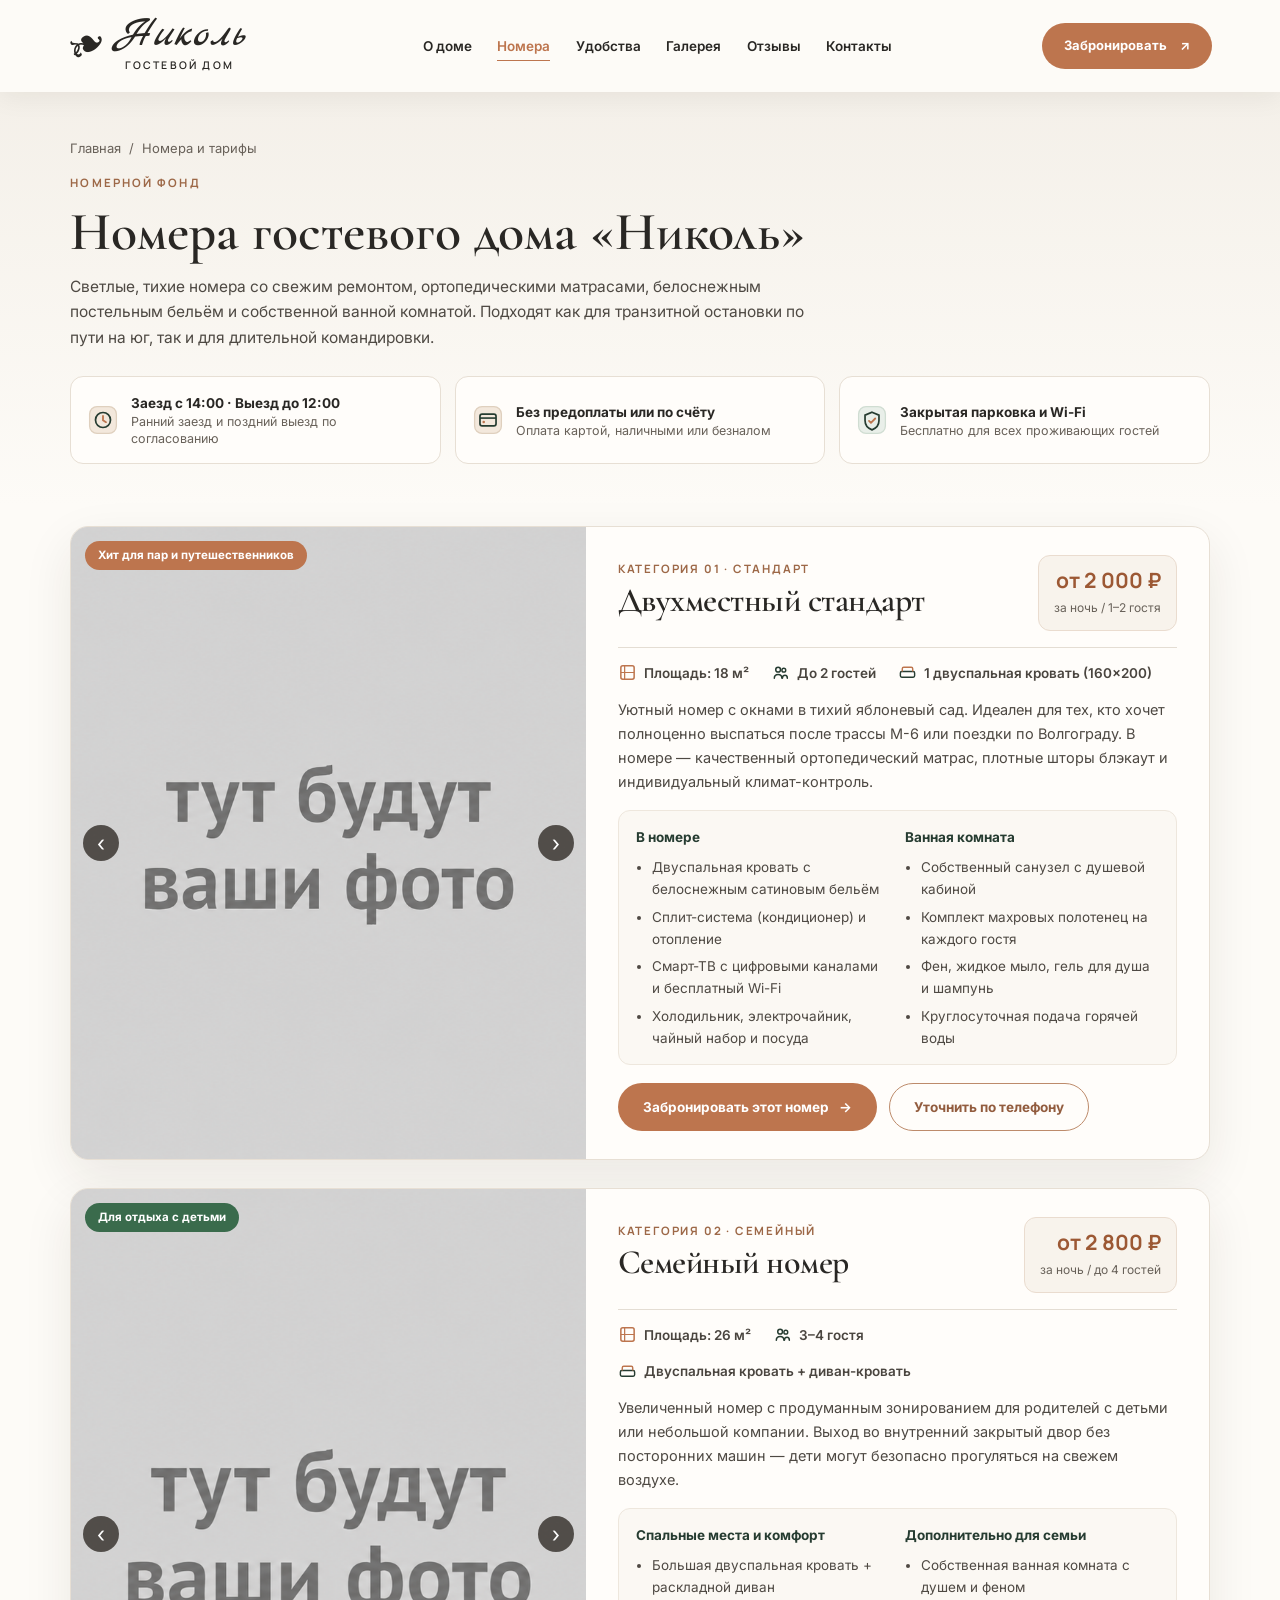
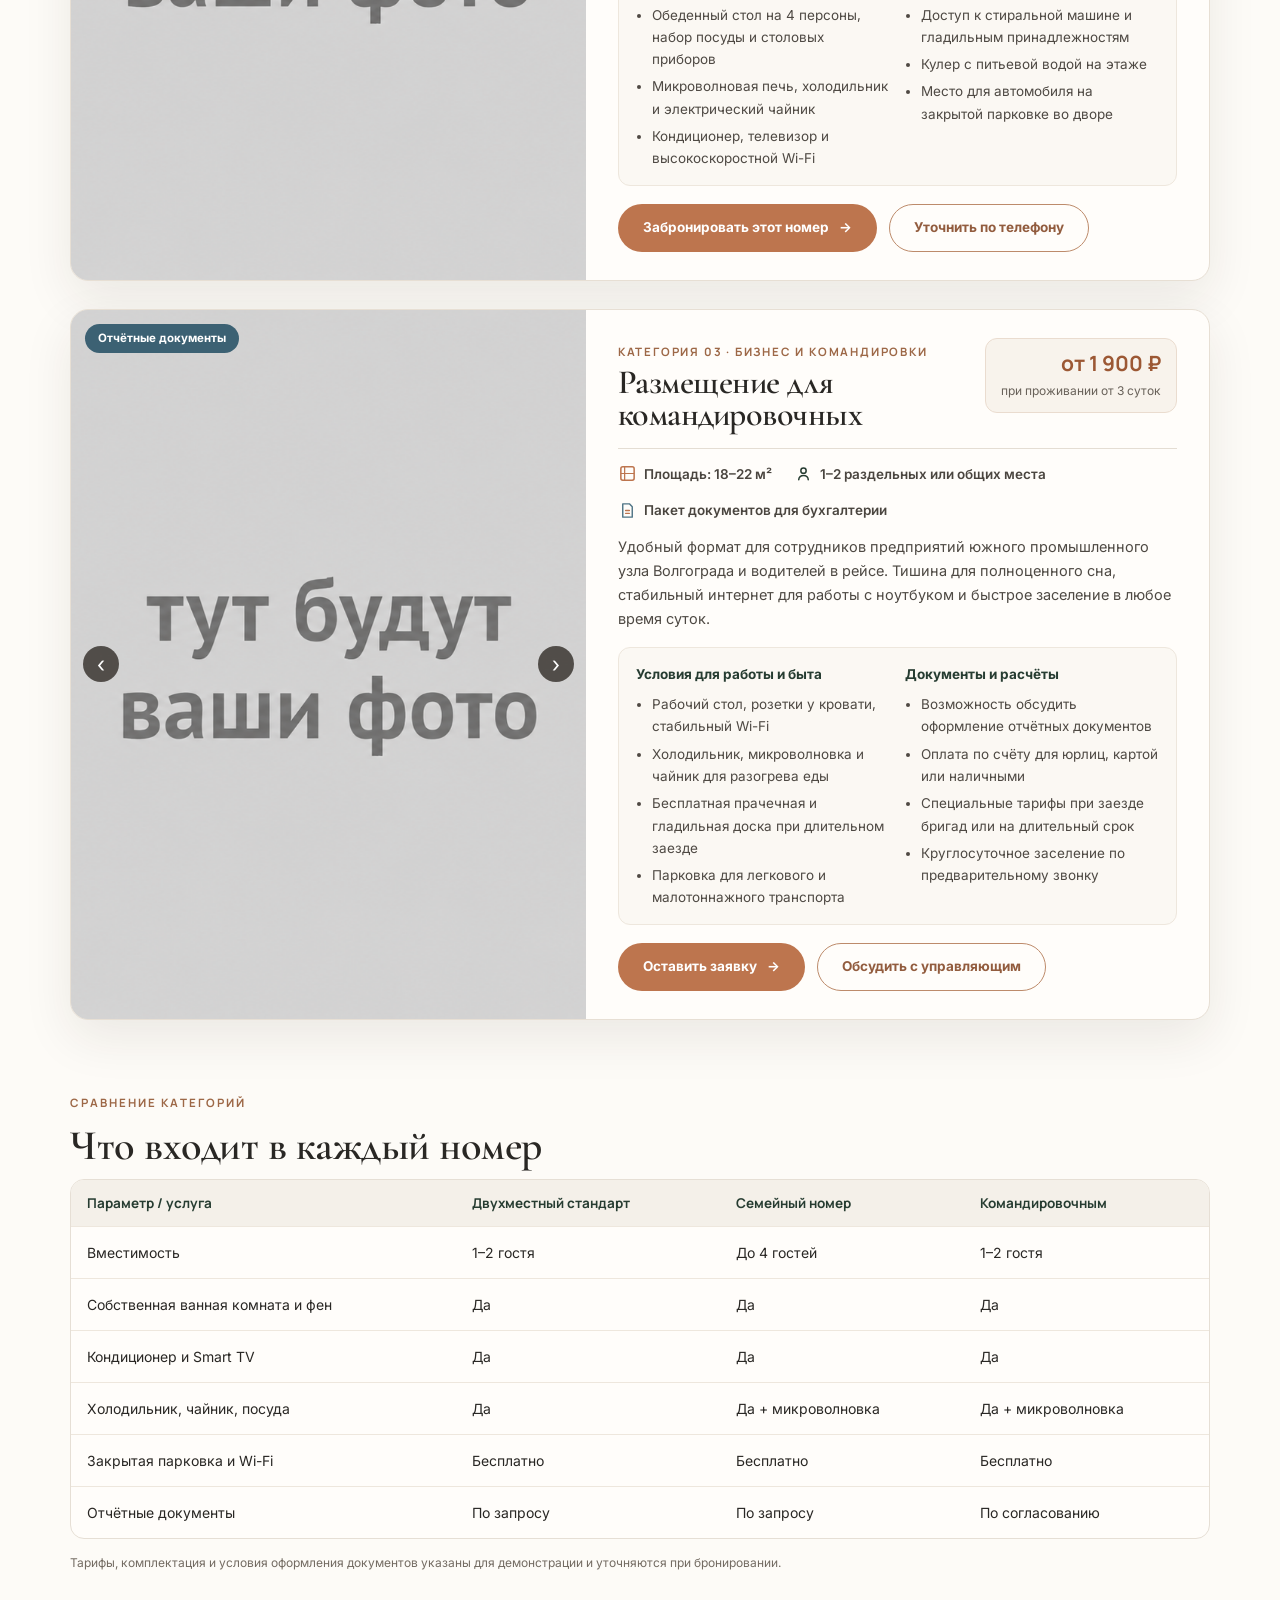
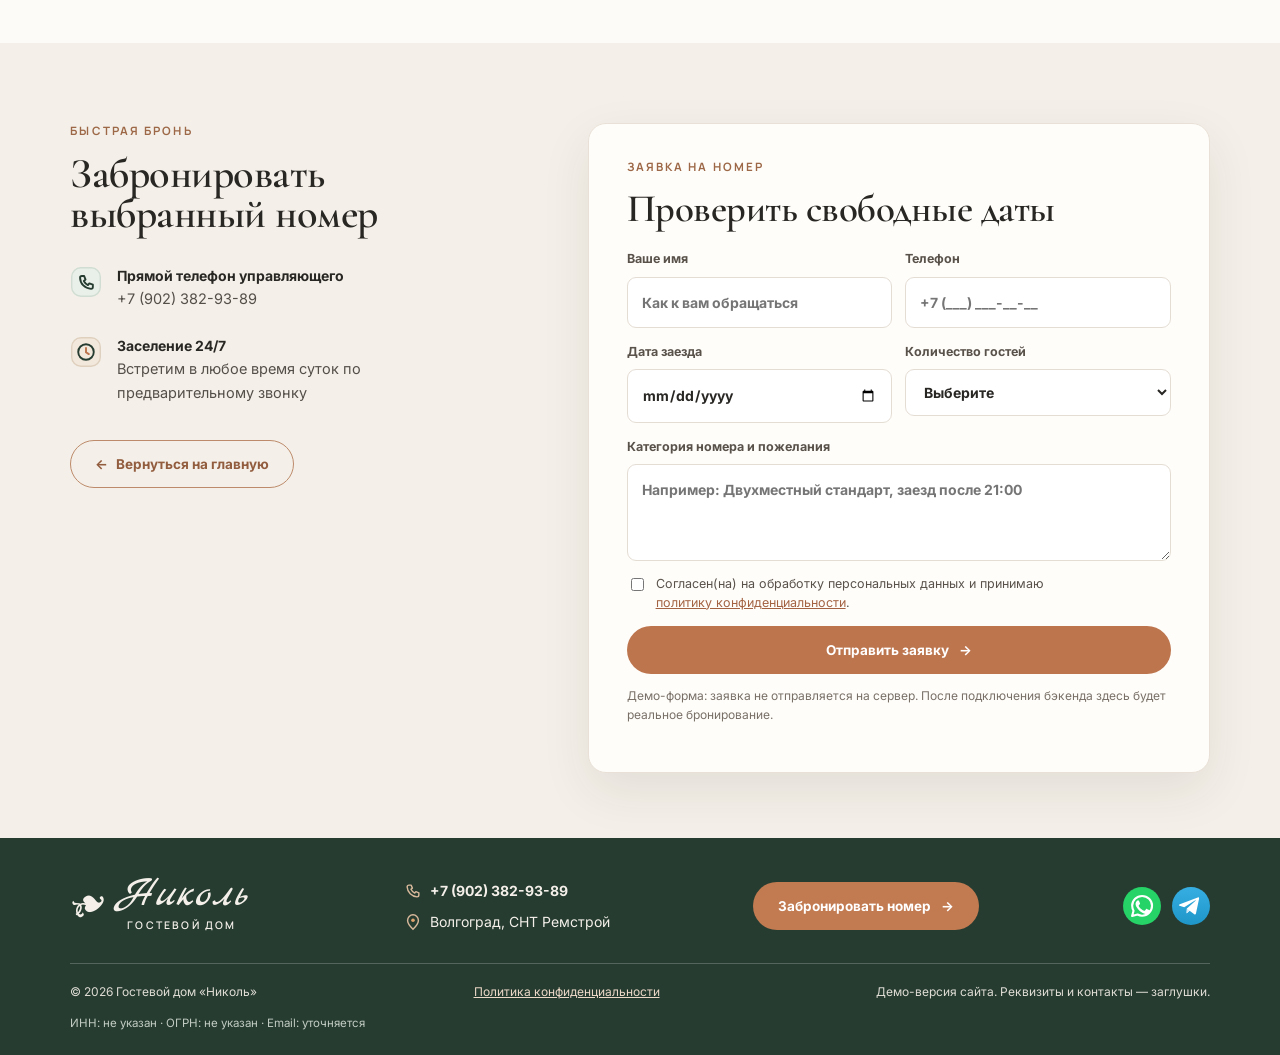
<file: rooms.html>
<!doctype html>
<html lang="ru">
<head>
  <meta charset="utf-8">
  <meta name="viewport" content="width=device-width, initial-scale=1">
  <meta name="theme-color" content="#f8f5ef">
  <title>Номера и цены — Гостевой дом Николь | Волгоград</title>
  <meta name="description" content="Номера гостевого дома Николь в Волгограде: двухместный стандарт, семейный номер, размещение для командировочных. Фото, оснащение, правила заезда и бронирование.">
  <link rel="preconnect" href="https://fonts.googleapis.com">
  <link rel="preconnect" href="https://fonts.gstatic.com" crossorigin>
  <link href="https://fonts.googleapis.com/css2?family=Cormorant+Garamond:ital,wght@0,500;0,600;1,500;1,600&family=Inter:wght@400;500;600;700&family=Manrope:wght@400;500;600;700;800&family=Marck+Script&display=swap" rel="stylesheet">
  <link rel="stylesheet" href="style.css">
  <script src="script.js" defer></script>
</head>
<body class="rooms-page">
  <a class="skip-link" href="#main">Перейти к содержанию</a>
  <header class="site-header scrolled" id="top">
    <div class="header-inner">
      <a class="brand" href="index.html" aria-label="Николь — на главную">
        <span class="brand-feather" aria-hidden="true">❧</span>
        <span><span class="brand-name">Николь</span><small>ГОСТЕВОЙ ДОМ</small></span>
      </a>
      <nav class="main-nav" aria-label="Основная навигация">
        <a href="index.html#about">О доме</a><a href="rooms.html" class="active-nav">Номера</a><a href="index.html#amenities">Удобства</a>
        <a href="index.html#gallery">Галерея</a><a href="index.html#reviews">Отзывы</a><a href="index.html#contacts">Контакты</a>
      </nav>
      <a class="header-book" href="#room-booking">Забронировать <span class="arrow-ico" aria-hidden="true">↗&#xFE0E;</span></a>
      <button class="menu-toggle" type="button" aria-label="Открыть меню" aria-expanded="false" aria-controls="mobile-menu"><span></span><span></span></button>
    </div>
    <nav class="mobile-menu" id="mobile-menu" aria-label="Мобильная навигация" hidden>
      <a href="index.html#about">О доме</a><a href="rooms.html">Номера</a><a href="index.html#amenities">Удобства</a>
      <a href="index.html#gallery">Галерея</a><a href="index.html#reviews">Отзывы</a><a href="index.html#contacts">Контакты</a>
      <a class="mobile-call" href="tel:+79023829389">Позвонить: +7 (902) 382-93-89</a>
    </nav>
  </header>

  <main id="main">
    <section class="rooms-hero section-shell">
      <nav class="breadcrumbs" aria-label="Хлебные крошки">
        <a href="index.html">Главная</a>
        <span>/</span>
        <span>Номера и тарифы</span>
      </nav>
      <p class="eyebrow">НОМЕРНОЙ ФОНД</p>
      <h1>Номера гостевого дома «Николь»</h1>
      <p class="rooms-hero-lead">Светлые, тихие номера со свежим ремонтом, ортопедическими матрасами, белоснежным постельным бельём и собственной ванной комнатой. Подходят как для транзитной остановки по пути на юг, так и для длительной командировки.</p>
      <div class="stay-rules-bar">
        <div class="rule-pill">
          <svg viewBox="0 0 28 28" fill="none" xmlns="http://www.w3.org/2000/svg"><rect x="1.5" y="1.5" width="25" height="25" rx="7" fill="#f3e8dc" stroke="#dfd0be" stroke-width="1.2"/><circle cx="14" cy="14" r="7" stroke="#263c31" stroke-width="1.6"/><path d="M14 10.2V14.2L16.8 16" stroke="#bd754e" stroke-width="1.7" stroke-linecap="round"/></svg>
          <div><strong>Заезд с 14:00 · Выезд до 12:00</strong><small>Ранний заезд и поздний выезд по согласованию</small></div>
        </div>
        <div class="rule-pill">
          <svg viewBox="0 0 28 28" fill="none" xmlns="http://www.w3.org/2000/svg"><rect x="1.5" y="1.5" width="25" height="25" rx="7" fill="#f3e8dc" stroke="#dfd0be" stroke-width="1.2"/><rect x="6.5" y="8.5" width="15" height="11" rx="2" stroke="#263c31" stroke-width="1.6"/><path d="M6.5 12.2H21.5" stroke="#263c31" stroke-width="1.5"/><circle cx="10" cy="15.8" r="1.2" fill="#bd754e"/></svg>
          <div><strong>Без предоплаты или по счёту</strong><small>Оплата картой, наличными или безналом</small></div>
        </div>
        <div class="rule-pill">
          <svg viewBox="0 0 28 28" fill="none" xmlns="http://www.w3.org/2000/svg"><rect x="1.5" y="1.5" width="25" height="25" rx="7" fill="#e9efe9" stroke="#d0ddd2" stroke-width="1.2"/><path d="M14 6.8L20.5 9.5V14.5C20.5 18.6 17.8 21.8 14 23.2C10.2 21.8 7.5 18.6 7.5 14.5V9.5L14 6.8Z" stroke="#263c31" stroke-width="1.6"/><path d="M11.2 14.8L13 16.6L17 12.6" stroke="#bd754e" stroke-width="1.7" stroke-linecap="round" stroke-linejoin="round"/></svg>
          <div><strong>Закрытая парковка и Wi-Fi</strong><small>Бесплатно для всех проживающих гостей</small></div>
        </div>
      </div>
    </section>

    <section class="room-catalog section-shell">
      <article class="room-detail-card reveal" id="room-standard">
        <div class="room-detail-media">
          <div class="room-photo-slider" data-slider>
            <img class="active" src="tut2.jpg" alt="Двухместный стандарт — общий вид">
            <img src="tut2.jpg" alt="Двухместный стандарт — спальное место">
            <img src="tut2.jpg" alt="Двухместный стандарт — ванная комната">
            <button type="button" class="mini-prev" aria-label="Предыдущее фото номера">‹</button>
            <button type="button" class="mini-next" aria-label="Следующее фото номера">›</button>
            <span class="room-badge">Хит для пар и путешественников</span>
          </div>
        </div>
        <div class="room-detail-body">
          <div class="room-detail-head">
            <div>
              <span class="room-code">КАТЕГОРИЯ 01 · СТАНДАРТ</span>
              <h2>Двухместный стандарт</h2>
            </div>
            <div class="room-price-box">
              <strong>от 2 000 ₽</strong>
              <small>за ночь / 1–2 гостя</small>
            </div>
          </div>

          <div class="room-specs">
            <span>
              <svg viewBox="0 0 20 20" fill="none"><rect x="3" y="3" width="14" height="14" rx="2" stroke="#bd754e" stroke-width="1.6"/><path d="M7 3V17M3 10H17" stroke="#bd754e" stroke-width="1.3"/></svg>
              Площадь: 18 м²
            </span>
            <span>
              <svg viewBox="0 0 20 20" fill="none"><circle cx="7.5" cy="7" r="2.5" stroke="#263c31" stroke-width="1.6"/><circle cx="13.5" cy="7.5" r="2" stroke="#263c31" stroke-width="1.5"/><path d="M3.5 16C3.5 13.5 5.3 12 7.5 12C9.7 12 11.5 13.5 11.5 16M12 16C12 14.2 13.1 13 14.8 13C16.2 13 17.2 14.1 17.2 16" stroke="#263c31" stroke-width="1.6" stroke-linecap="round"/></svg>
              До 2 гостей
            </span>
            <span>
              <svg viewBox="0 0 20 20" fill="none"><rect x="2.5" y="9" width="15" height="6" rx="1.5" stroke="#263c31" stroke-width="1.5"/><path d="M4.5 9V6C4.5 5.2 5.2 4.5 6 4.5H14C14.8 4.5 15.5 5.2 15.5 6V9" stroke="#bd754e" stroke-width="1.5"/></svg>
              1 двуспальная кровать (160×200)
            </span>
          </div>

          <p class="room-desc">Уютный номер с окнами в тихий яблоневый сад. Идеален для тех, кто хочет полноценно выспаться после трассы М-6 или поездки по Волгограду. В номере — качественный ортопедический матрас, плотные шторы блэкаут и индивидуальный климат-контроль.</p>

          <div class="room-features-list">
            <div>
              <h4>В номере</h4>
              <ul>
                <li>Двуспальная кровать с белоснежным сатиновым бельём</li>
                <li>Сплит-система (кондиционер) и отопление</li>
                <li>Смарт-ТВ с цифровыми каналами и бесплатный Wi-Fi</li>
                <li>Холодильник, электрочайник, чайный набор и посуда</li>
              </ul>
            </div>
            <div>
              <h4>Ванная комната</h4>
              <ul>
                <li>Собственный санузел с душевой кабиной</li>
                <li>Комплект махровых полотенец на каждого гостя</li>
                <li>Фен, жидкое мыло, гель для душа и шампунь</li>
                <li>Круглосуточная подача горячей воды</li>
              </ul>
            </div>
          </div>

          <div class="room-detail-actions">
            <a class="btn btn-primary" href="#room-booking" data-room="Двухместный стандарт (от 2 000 ₽)">Забронировать этот номер <span class="arrow-ico" aria-hidden="true">→&#xFE0E;</span></a>
            <a class="btn btn-outline" href="tel:+79023829389">Уточнить по телефону</a>
          </div>
        </div>
      </article>

      <article class="room-detail-card reveal" id="room-family">
        <div class="room-detail-media">
          <div class="room-photo-slider" data-slider>
            <img class="active" src="tut2.jpg" alt="Семейный номер — общий вид">
            <img src="tut2.jpg" alt="Семейный номер — зона отдыха">
            <img src="tut2.jpg" alt="Семейный номер — спальные места">
            <button type="button" class="mini-prev" aria-label="Предыдущее фото номера">‹</button>
            <button type="button" class="mini-next" aria-label="Следующее фото номера">›</button>
            <span class="room-badge badge-green">Для отдыха с детьми</span>
          </div>
        </div>
        <div class="room-detail-body">
          <div class="room-detail-head">
            <div>
              <span class="room-code">КАТЕГОРИЯ 02 · СЕМЕЙНЫЙ</span>
              <h2>Семейный номер</h2>
            </div>
            <div class="room-price-box">
              <strong>от 2 800 ₽</strong>
              <small>за ночь / до 4 гостей</small>
            </div>
          </div>

          <div class="room-specs">
            <span>
              <svg viewBox="0 0 20 20" fill="none"><rect x="3" y="3" width="14" height="14" rx="2" stroke="#bd754e" stroke-width="1.6"/><path d="M7 3V17M3 10H17" stroke="#bd754e" stroke-width="1.3"/></svg>
              Площадь: 26 м²
            </span>
            <span>
              <svg viewBox="0 0 20 20" fill="none"><circle cx="7.5" cy="7" r="2.5" stroke="#263c31" stroke-width="1.6"/><circle cx="13.5" cy="7.5" r="2" stroke="#263c31" stroke-width="1.5"/><path d="M3.5 16C3.5 13.5 5.3 12 7.5 12C9.7 12 11.5 13.5 11.5 16M12 16C12 14.2 13.1 13 14.8 13C16.2 13 17.2 14.1 17.2 16" stroke="#263c31" stroke-width="1.6" stroke-linecap="round"/></svg>
              3–4 гостя
            </span>
            <span>
              <svg viewBox="0 0 20 20" fill="none"><rect x="2.5" y="9" width="15" height="6" rx="1.5" stroke="#263c31" stroke-width="1.5"/><path d="M4.5 9V6C4.5 5.2 5.2 4.5 6 4.5H14C14.8 4.5 15.5 5.2 15.5 6V9" stroke="#bd754e" stroke-width="1.5"/></svg>
              Двуспальная кровать + диван-кровать
            </span>
          </div>

          <p class="room-desc">Увеличенный номер с продуманным зонированием для родителей с детьми или небольшой компании. Выход во внутренний закрытый двор без посторонних машин — дети могут безопасно прогуляться на свежем воздухе.</p>

          <div class="room-features-list">
            <div>
              <h4>Спальные места и комфорт</h4>
              <ul>
                <li>Большая двуспальная кровать + раскладной диван</li>
                <li>Обеденный стол на 4 персоны, набор посуды и столовых приборов</li>
                <li>Микроволновая печь, холодильник и электрический чайник</li>
                <li>Кондиционер, телевизор и высокоскоростной Wi-Fi</li>
              </ul>
            </div>
            <div>
              <h4>Дополнительно для семьи</h4>
              <ul>
                <li>Собственная ванная комната с душем и феном</li>
                <li>Доступ к стиральной машине и гладильным принадлежностям</li>
                <li>Кулер с питьевой водой на этаже</li>
                <li>Место для автомобиля на закрытой парковке во дворе</li>
              </ul>
            </div>
          </div>

          <div class="room-detail-actions">
            <a class="btn btn-primary" href="#room-booking" data-room="Семейный номер (от 2 800 ₽)">Забронировать этот номер <span class="arrow-ico" aria-hidden="true">→&#xFE0E;</span></a>
            <a class="btn btn-outline" href="tel:+79023829389">Уточнить по телефону</a>
          </div>
        </div>
      </article>

      <article class="room-detail-card reveal" id="room-business">
        <div class="room-detail-media">
          <div class="room-photo-slider" data-slider>
            <img class="active" src="tut2.jpg" alt="Номер для командировочных — рабочая зона">
            <img src="tut2.jpg" alt="Номер для командировочных — спальня">
            <img src="tut2.jpg" alt="Кофе и завтрак">
            <button type="button" class="mini-prev" aria-label="Предыдущее фото номера">‹</button>
            <button type="button" class="mini-next" aria-label="Следующее фото номера">›</button>
            <span class="room-badge badge-slate">Отчётные документы</span>
          </div>
        </div>
        <div class="room-detail-body">
          <div class="room-detail-head">
            <div>
              <span class="room-code">КАТЕГОРИЯ 03 · БИЗНЕС И КОМАНДИРОВКИ</span>
              <h2>Размещение для командировочных</h2>
            </div>
            <div class="room-price-box">
              <strong>от 1 900 ₽</strong>
              <small>при проживании от 3 суток</small>
            </div>
          </div>

          <div class="room-specs">
            <span>
              <svg viewBox="0 0 20 20" fill="none"><rect x="3" y="3" width="14" height="14" rx="2" stroke="#bd754e" stroke-width="1.6"/><path d="M7 3V17M3 10H17" stroke="#bd754e" stroke-width="1.3"/></svg>
              Площадь: 18–22 м²
            </span>
            <span>
              <svg viewBox="0 0 20 20" fill="none"><circle cx="10" cy="7" r="2.8" stroke="#263c31" stroke-width="1.6"/><path d="M5 16.5C5 13.8 7.2 12 10 12C12.8 12 15 13.8 15 16.5" stroke="#263c31" stroke-width="1.6" stroke-linecap="round"/></svg>
              1–2 раздельных или общих места
            </span>
            <span>
              <svg viewBox="0 0 20 20" fill="none"><path d="M5 3H12L15 6V17H5V3Z" stroke="#4f7485" stroke-width="1.5" stroke-linejoin="round"/><path d="M8 10H12M8 13H12" stroke="#bd754e" stroke-width="1.5" stroke-linecap="round"/></svg>
              Пакет документов для бухгалтерии
            </span>
          </div>

          <p class="room-desc">Удобный формат для сотрудников предприятий южного промышленного узла Волгограда и водителей в рейсе. Тишина для полноценного сна, стабильный интернет для работы с ноутбуком и быстрое заселение в любое время суток.</p>

          <div class="room-features-list">
            <div>
              <h4>Условия для работы и быта</h4>
              <ul>
                <li>Рабочий стол, розетки у кровати, стабильный Wi-Fi</li>
                <li>Холодильник, микроволновка и чайник для разогрева еды</li>
                <li>Бесплатная прачечная и гладильная доска при длительном заезде</li>
                <li>Парковка для легкового и малотоннажного транспорта</li>
              </ul>
            </div>
            <div>
              <h4>Документы и расчёты</h4>
              <ul>
                <li>Возможность обсудить оформление отчётных документов</li>
                <li>Оплата по счёту для юрлиц, картой или наличными</li>
                <li>Специальные тарифы при заезде бригад или на длительный срок</li>
                <li>Круглосуточное заселение по предварительному звонку</li>
              </ul>
            </div>
          </div>

          <div class="room-detail-actions">
            <a class="btn btn-primary" href="#room-booking" data-room="Командировочный тариф (от 1 900 ₽)">Оставить заявку <span class="arrow-ico" aria-hidden="true">→&#xFE0E;</span></a>
            <a class="btn btn-outline" href="tel:+79023829389">Обсудить с управляющим</a>
          </div>
        </div>
      </article>
    </section>

    <section class="compare-section section-shell reveal">
      <div class="section-heading">
        <div>
          <p class="eyebrow">СРАВНЕНИЕ КАТЕГОРИЙ</p>
          <h2>Что входит в каждый номер</h2>
        </div>
      </div>
      <div class="compare-table-wrap">
        <table class="compare-table">
          <thead>
            <tr>
              <th>Параметр / услуга</th>
              <th>Двухместный стандарт</th>
              <th>Семейный номер</th>
              <th>Командировочным</th>
            </tr>
          </thead>
          <tbody>
            <tr><td>Вместимость</td><td>1–2 гостя</td><td>До 4 гостей</td><td>1–2 гостя</td></tr>
            <tr><td>Собственная ванная комната и фен</td><td>Да</td><td>Да</td><td>Да</td></tr>
            <tr><td>Кондиционер и Smart TV</td><td>Да</td><td>Да</td><td>Да</td></tr>
            <tr><td>Холодильник, чайник, посуда</td><td>Да</td><td>Да + микроволновка</td><td>Да + микроволновка</td></tr>
            <tr><td>Закрытая парковка и Wi-Fi</td><td>Бесплатно</td><td>Бесплатно</td><td>Бесплатно</td></tr>
            <tr><td>Отчётные документы</td><td>По запросу</td><td>По запросу</td><td>По согласованию</td></tr>
          </tbody>
        </table>
      </div>
      <p class="demo-note" style="margin-top:14px;">Тарифы, комплектация и условия оформления документов указаны для демонстрации и уточняются при бронировании.</p>
    </section>

    <section class="contact-section section-shell" id="room-booking">
      <div class="contact-info reveal">
        <p class="eyebrow">БЫСТРАЯ БРОНЬ</p>
        <h2>Забронировать<br>выбранный номер</h2>
        <p class="contact-line">
          <span class="contact-svg" aria-hidden="true">
            <svg viewBox="0 0 28 28" fill="none"><rect x="1.5" y="1.5" width="25" height="25" rx="8" fill="#e9efe9" stroke="#d0ddd2" stroke-width="1.2"/><path d="M10.4 8.8H12.4L13.6 11.9L12.1 13.1C12.9 14.7 14.1 15.9 15.7 16.7L16.9 15.2L20 16.4V18.4C20 19.3 19.3 20 18.4 20C13 19.6 9 15.6 8.8 10.4C8.8 9.5 9.5 8.8 10.4 8.8Z" stroke="#263c31" stroke-width="1.65" stroke-linejoin="round"/></svg>
          </span>
          <span><b>Прямой телефон управляющего</b><a href="tel:+79023829389">+7 (902) 382-93-89</a></span>
        </p>
        <p class="contact-line">
          <span class="contact-svg" aria-hidden="true">
            <svg viewBox="0 0 28 28" fill="none"><rect x="1.5" y="1.5" width="25" height="25" rx="8" fill="#f3e8dc" stroke="#dfd0be" stroke-width="1.2"/><circle cx="14" cy="14" r="6.8" stroke="#263c31" stroke-width="1.65"/><path d="M14 10.5V14.2L16.5 15.8" stroke="#bd754e" stroke-width="1.7" stroke-linecap="round"/></svg>
          </span>
          <span><b>Заселение 24/7</b><small>Встретим в любое время суток по предварительному звонку</small></span>
        </p>
        <a class="btn btn-outline" href="index.html"><span class="arrow-ico-left" aria-hidden="true">←&#xFE0E;</span> Вернуться на главную</a>
      </div>
      <form class="booking-form reveal" id="booking" novalidate>
        <p class="eyebrow">ЗАЯВКА НА НОМЕР</p>
        <h2>Проверить свободные даты</h2>
        <div class="form-row">
          <label>Ваше имя<input name="name" autocomplete="name" placeholder="Как к вам обращаться" required minlength="2"></label>
          <label>Телефон<input name="phone" type="tel" autocomplete="tel" placeholder="+7 (___) ___-__-__" required></label>
        </div>
        <div class="form-row">
          <label>Дата заезда<input name="date" type="date" required></label>
          <label>Количество гостей<select name="guests" required><option value="">Выберите</option><option>1 гость</option><option>2 гостя</option><option>3 гостя</option><option>4 гостя</option><option>5 и более</option></select></label>
        </div>
        <label>Категория номера и пожелания<textarea name="comment" rows="3" placeholder="Например: Двухместный стандарт, заезд после 21:00"></textarea></label>
        <label class="consent"><input type="checkbox" name="consent" required><span>Согласен(на) на обработку персональных данных и принимаю <button type="button" class="inline-link" data-open="privacy-modal">политику конфиденциальности</button>.</span></label>
        <label class="hp-field" aria-hidden="true">Не заполняйте это поле<input name="website" tabindex="-1" autocomplete="off"></label>
        <button class="btn btn-primary submit-btn" type="submit">Отправить заявку <span class="arrow-ico" aria-hidden="true">→&#xFE0E;</span></button>
        <p class="form-note">Демо-форма: заявка не отправляется на сервер. После подключения бэкенда здесь будет реальное бронирование.</p>
        <p class="form-status" id="form-status" role="status" aria-live="polite"></p>
      </form>
    </section>
  </main>

  <footer class="site-footer">
    <div class="footer-main">
      <a class="brand footer-brand" href="index.html">
        <span class="brand-feather" aria-hidden="true">❧</span>
        <span><span class="brand-name">Николь</span><small>ГОСТЕВОЙ ДОМ</small></span>
      </a>
      <div class="footer-contact">
        <a href="tel:+79023829389">
          <svg class="inline-svg" viewBox="0 0 20 20" fill="none" xmlns="http://www.w3.org/2000/svg">
            <path d="M5.5 3.5H8L9.3 6.8L7.7 8.1C8.6 9.9 10.1 11.4 11.9 12.3L13.2 10.7L16.5 12V14.5C16.5 15.6 15.6 16.5 14.5 16.5C8.5 16.1 3.9 11.5 3.5 5.5C3.5 4.4 4.4 3.5 5.5 3.5Z" stroke="#d8b99b" stroke-width="1.6" stroke-linejoin="round"/>
          </svg>
          +7 (902) 382-93-89
        </a>
        <span>
          <svg class="inline-svg" viewBox="0 0 20 20" fill="none" xmlns="http://www.w3.org/2000/svg">
            <path d="M10 18C13.5 14.5 16 11.5 16 8.2C16 4.8 13.3 2 10 2C6.7 2 4 4.8 4 8.2C4 11.5 6.5 14.5 10 18Z" stroke="#d8b99b" stroke-width="1.6"/>
            <circle cx="10" cy="8" r="2" fill="#e0a36e"/>
          </svg>
          Волгоград, СНТ Ремстрой
        </span>
      </div>
      <a class="btn btn-primary" href="#room-booking">Забронировать номер <span class="arrow-ico" aria-hidden="true">→&#xFE0E;</span></a>
      <div class="socials">
        <a class="social-wa" href="https://wa.me/79023829389" aria-label="Написать в WhatsApp" title="WhatsApp" target="_blank" rel="noopener">
          <svg viewBox="0 0 36 36" fill="none" xmlns="http://www.w3.org/2000/svg">
            <circle cx="18" cy="18" r="18" fill="#25D366"/>
            <path d="M18.1 8.5C12.9 8.5 8.7 12.6 8.7 17.8C8.7 19.5 9.2 21.1 10 22.5L8.6 27.5L13.8 26.1C15.1 26.8 16.6 27.2 18.1 27.2C23.3 27.2 27.5 23 27.5 17.8C27.5 12.6 23.3 8.5 18.1 8.5Z" fill="#25D366" stroke="#FFFFFF" stroke-width="2" stroke-linejoin="round"/>
            <path d="M15.3 13.4C15.1 12.9 14.9 12.9 14.6 12.9H14C13.8 12.9 13.4 13 13.1 13.3C12.8 13.7 11.9 14.5 11.9 16.2C11.9 17.9 13.1 19.5 13.3 19.7C13.5 20 15.7 23.5 19.2 24.9C22.1 26 22.7 25.8 23.3 25.7C23.9 25.6 25.3 24.9 25.6 24.1C25.9 23.3 25.9 22.6 25.8 22.5C25.7 22.3 25.5 22.2 25.1 22C24.7 21.8 22.9 20.9 22.6 20.8C22.3 20.7 22 20.6 21.8 21C21.6 21.3 20.9 22.1 20.7 22.4C20.5 22.6 20.3 22.7 19.9 22.5C19.5 22.3 18.3 21.9 16.9 20.6C15.8 19.6 15.1 18.4 14.9 18C14.7 17.6 14.9 17.4 15.1 17.2C15.3 17 15.5 16.7 15.7 16.5C15.9 16.3 15.9 16.1 16.1 15.8C16.2 15.6 16.1 15.3 16 15.1C15.9 14.9 15.5 13.9 15.3 13.4Z" fill="#FFFFFF"/>
          </svg>
        </a>
        <a class="social-tg" href="https://t.me/" aria-label="Написать в Telegram" title="Telegram" target="_blank" rel="noopener">
          <svg viewBox="0 0 36 36" fill="none" xmlns="http://www.w3.org/2000/svg">
            <circle cx="18" cy="18" r="18" fill="url(#tgGradRooms)"/>
            <path d="M25.6 11.4L22.7 25.1C22.5 26 21.9 26.2 21.1 25.8L16.7 22.5L14.6 24.5C14.4 24.7 14.2 24.9 13.8 24.9L14.1 20.4L22.3 13C22.7 12.7 22.2 12.5 21.7 12.8L11.6 19.2L7.2 17.8C6.3 17.5 6.3 16.9 7.4 16.4L24.4 9.9C25.2 9.6 25.9 10.1 25.6 11.4Z" fill="#FFFFFF"/>
            <path d="M14.1 20.4L13.8 24.9C14.2 24.9 14.4 24.7 14.6 24.5L16.7 22.5L14.1 20.4Z" fill="#D2E8F7"/>
            <defs>
              <linearGradient id="tgGradRooms" x1="18" y1="0" x2="18" y2="36" gradientUnits="userSpaceOnUse">
                <stop stop-color="#37AEE2"/>
                <stop offset="1" stop-color="#1E96C8"/>
              </linearGradient>
            </defs>
          </svg>
        </a>
      </div>
    </div>
    <div class="footer-bottom"><span>© <span id="year"></span> Гостевой дом «Николь»</span><button type="button" class="inline-link" data-open="privacy-modal">Политика конфиденциальности</button><span>Демо-версия сайта. Реквизиты и контакты — заглушки.</span></div>
    <div class="legal-placeholder">ИНН: не указан · ОГРН: не указан · Email: уточняется</div>
  </footer>

  <dialog class="privacy-modal" id="privacy-modal"><button class="dialog-close" data-close="privacy-modal" aria-label="Закрыть">×</button><p class="eyebrow">ВАЖНАЯ ИНФОРМАЦИЯ</p><h2>Политика конфиденциальности</h2><p>Этот раздел является демонстрационным. Перед запуском владелец сайта должен разместить утверждённую политику с реальными реквизитами оператора, целями и сроками обработки данных, перечнем данных, порядком отзыва согласия и контактами.</p><p>Не отправляйте через демонстрационную форму реальные персональные данные: она не подключена к серверу.</p><button class="btn btn-primary" data-close="privacy-modal">Понятно</button></dialog>
</body>
</html>
</file>
<file: style.css>
:root{--cream:#f8f5ef;--paper:#fdfbf7;--ink:#292724;--muted:#686159;--green:#263c31;--sage:#718675;--terra:#bd754e;--sand:#d8b99b;--line:#e4ddd3;--serif:"Cormorant Garamond",Georgia,serif;--sans:Inter,Arial,sans-serif;--head:Manrope,Arial,sans-serif;--shadow:0 18px 50px #30251b16}
*{box-sizing:border-box}html{scroll-behavior:smooth;scroll-padding-top:88px}body{margin:0;background:var(--paper);color:var(--ink);font-family:var(--sans);font-size:15.5px;line-height:1.65}a{color:inherit;text-decoration:none}button,input,select,textarea{font:inherit}button{cursor:pointer}.skip-link{position:absolute;left:-999px;top:8px;background:#fff;padding:12px;z-index:1000}.skip-link:focus{left:8px}

/* Анти-эмодзи для всех текстовых символов (стрелки, звёзды, вензель) */
.brand-feather,.arrow-ico,.arrow-ico-left,.stars,.review-controls button,.dialog-close,.mini-prev,.mini-next{font-variant-emoji:text}

.site-header{position:absolute;z-index:20;top:0;left:0;width:100%;color:#fff;transition:background .35s,box-shadow .35s,color .35s}.site-header.scrolled{position:fixed;background:#fdfbf7f2;color:var(--ink);backdrop-filter:blur(16px);box-shadow:0 5px 25px #21180f12}.header-inner{height:92px;max-width:1500px;margin:auto;padding:0 5.3%;display:flex;align-items:center;gap:34px}
.brand{display:flex;align-items:center;gap:8px;min-width:205px;transition:transform .25s}.brand:hover{transform:translateY(-1px)}
.brand-feather{font-size:47px;transform:rotate(-28deg);font-family:var(--serif);line-height:1;display:inline-block}
.brand-name{display:block;font:italic 43px/ .9 "Marck Script",var(--serif)}
.brand small{display:block;text-align:center;font:600 10.5px/2 var(--head);letter-spacing:2.2px}
.main-nav{display:flex;align-items:center;justify-content:center;gap:clamp(14px,2vw,31px);flex:1}.main-nav a{position:relative;font-size:13.5px;font-weight:600;white-space:nowrap;transition:color .2s}.main-nav a:after{content:"";position:absolute;left:0;right:0;bottom:-4px;height:1.5px;background:var(--terra);transform:scaleX(0);transform-origin:left;transition:transform .25s}.main-nav a:hover:after,.main-nav a.active-nav:after{transform:scaleX(1)}.main-nav a:hover,.main-nav a.active-nav{color:var(--sand)}.site-header.scrolled .main-nav a:hover,.site-header.scrolled .main-nav a.active-nav{color:var(--terra)}
.header-book{background:#bd754e;color:white;border-radius:30px;padding:12px 22px;font-size:13px;font-weight:700;white-space:nowrap;transition:transform .25s,box-shadow .25s,background .25s}.header-book:hover{background:#a8623d;transform:translateY(-2px);box-shadow:0 8px 20px #bd754e45}.header-book span,.btn .arrow-ico{margin-left:10px}.arrow-ico-left{margin-right:8px}
.menu-toggle{display:none;background:none;border:0;color:inherit;width:44px;height:44px}.menu-toggle span{display:block;width:23px;height:1.5px;background:currentColor;margin:7px auto;transition:transform .25s}.mobile-menu{display:none}

/* Hero и анимации первого экрана */
@keyframes heroRise{from{opacity:0;transform:translateY(22px)}to{opacity:1;transform:none}}
@keyframes heroZoom{from{transform:scale(1.07)}to{transform:scale(1.01)}}
@keyframes cuePulse{0%,100%{transform:translate(-50%,0)}50%{transform:translate(-50%,6px)}}
.anim-hero-1{animation:heroRise .75s cubic-bezier(.22,1,.36,1) .05s both}
.anim-hero-2{animation:heroRise .8s cubic-bezier(.22,1,.36,1) .16s both}
.anim-hero-3{animation:heroRise .8s cubic-bezier(.22,1,.36,1) .28s both}
.anim-hero-4{animation:heroRise .8s cubic-bezier(.22,1,.36,1) .4s both}
.anim-hero-5{animation:heroRise .85s cubic-bezier(.22,1,.36,1) .52s both}

.hero{height:min(760px,88vh);min-height:620px;position:relative;color:white;display:flex;align-items:center;overflow:hidden;background:#5c5145}.hero-photo,.hero-shade{position:absolute;inset:0}.hero-photo{background-image:url("hero-bgNIK.jpg"),url("https://images.unsplash.com/photo-1611892440504-42a792e24d32?auto=format&fit=crop&w=2200&q=90");background-position:center 53%,center 53%;background-size:cover,cover;background-repeat:no-repeat;animation:heroZoom 14s ease-out forwards}.hero-shade{background:linear-gradient(90deg,#201b16cf 0%,#201b1682 45%,#201b161c 84%),linear-gradient(0deg,#201b1654,transparent 40%)}.hero:after{content:"";position:absolute;z-index:2;left:0;right:0;bottom:-1px;height:clamp(48px,7vw,100px);pointer-events:none;background-image:url("data:image/svg+xml,%3Csvg xmlns='http://www.w3.org/2000/svg' viewBox='0 0 1600 120' preserveAspectRatio='none'%3E%3Cpath d='M0 42 C190 58 330 90 520 76 C735 60 830 35 1030 48 C1240 62 1400 24 1600 42 L1600 120 L0 120 Z' fill='%23fdfbf7'/%3E%3C/svg%3E");background-size:100% 100%;background-repeat:no-repeat}
.hero-content{position:relative;z-index:1;width:min(1500px,100%);margin:65px auto 0;padding:0 5.6%}.eyebrow{font:700 11.5px var(--head);letter-spacing:2.1px;color:#9d6847;margin:0 0 16px}.hero-location{color:#f4e7d7;margin-bottom:12px;display:inline-flex;align-items:center;gap:7px}.hero-location .svg-ico{width:18px;height:18px;display:inline-flex}.hero-location .svg-ico svg{width:100%;height:100%}.hero h1{font:500 clamp(48px,5.1vw,76px)/.88 var(--serif);letter-spacing:-1.5px;margin:0 0 23px;max-width:720px}.hero-lead{font-size:15.5px;line-height:1.55;margin:0 0 24px;color:#f4eee8}.hero-actions{display:flex;gap:13px;align-items:center}.btn{display:inline-flex;align-items:center;justify-content:center;min-height:48px;padding:0 24px;border-radius:28px;font-size:13.5px;font-weight:700;border:1px solid transparent;transition:transform .25s,box-shadow .25s,background .25s}.btn:hover{transform:translateY(-2px);box-shadow:0 9px 22px #24170f28}.btn-primary{background:var(--terra);color:#fff}.btn-primary:hover{background:#aa643e}.btn-ghost{border-color:#ffffffa8;color:#fff;background:#ffffff14}.btn-ghost:hover{background:#ffffff24}.play-svg{width:16px;height:16px;display:inline-flex;align-items:center;justify-content:center;margin-right:8px}.play-svg svg{width:100%;height:100%}
.hero-proof{display:flex;gap:34px;margin-top:50px}.hero-proof>div{display:flex;gap:11px;align-items:center;min-width:118px;transition:transform .25s}.hero-proof>div:hover{transform:translateY(-2px)}.hero-proof .proof-ico{width:30px;height:30px;display:inline-flex;align-items:center;justify-content:center;flex-shrink:0}.hero-proof .proof-ico svg{width:100%;height:100%}.hero-proof strong{display:block;font-size:13px;line-height:1.3;font-weight:700}.hero-proof small{display:block;font-size:12px;line-height:1.35;opacity:.9}
.scroll-cue{position:absolute;z-index:3;bottom:22px;left:50%;transform:translateX(-50%);width:42px;height:42px;border:1px solid #ffffffaa;border-radius:50%;display:grid;place-items:center;transition:background .2s;animation:cuePulse 2.6s ease-in-out infinite}.scroll-cue:hover{background:#ffffff24}

/* Секции и увеличенные читаемые подписи */
.section-shell{padding-left:max(5.5%,calc((100% - 1380px)/2));padding-right:max(5.5%,calc((100% - 1380px)/2));position:relative}.about{padding-top:78px;padding-bottom:52px;display:grid;grid-template-columns:.95fr 1.35fr;gap:35px 7%;align-items:center;background:var(--paper);isolation:isolate}.about:before,.amenities:before{content:"";position:absolute;z-index:-1;width:330px;height:330px;border-radius:50%;background:radial-gradient(circle,#e7d8c4a8,transparent 70%);top:10%;right:-100px;filter:blur(12px)}h2{font:600 clamp(34px,3.3vw,49px)/.95 var(--serif);letter-spacing:-.5px;margin:0 0 20px}.about-copy>p:not(.eyebrow){max-width:440px;color:#4e4943;font-size:15px;margin:0 0 12px}.about blockquote{margin:20px 0 0;padding-left:19px;border-left:3px solid #c99a79;font:italic 21px/1.28 var(--serif);color:#655447}.about cite{display:block;font:500 12.5px var(--sans);margin-top:10px;color:#686159}
.about-collage{display:grid;grid-template-columns:1fr 1fr;grid-template-rows:155px 125px;gap:10px}.about-collage img{width:100%;height:100%;object-fit:cover;border-radius:12px;transition:transform .45s}.about-collage img:hover{transform:scale(1.02)}.about-collage .collage-main{grid-column:1/3;grid-row:1}
.about-facts{grid-column:1/3;display:flex;justify-content:space-between;border-top:1px solid var(--line);padding-top:25px}.about-facts>div{display:flex;align-items:center;gap:13px;flex:1;padding-left:22px;border-right:1px solid var(--line);transition:transform .25s}.about-facts>div:hover{transform:translateY(-2px)}.about-facts>div:first-child{padding-left:0}.about-facts>div:last-child{border:0}.fact-icon{width:38px;height:38px;display:inline-flex;align-items:center;justify-content:center;flex-shrink:0}.fact-icon svg{width:100%;height:100%}.about-facts p{margin:0;font-size:13px;line-height:1.35}.about-facts strong{display:block;font-weight:600;color:var(--ink)}.about-facts small{display:block;color:var(--muted);font-size:12px}

.rooms{padding-top:65px;padding-bottom:80px;background:#f4f0e9;display:grid;grid-template-columns:.72fr 1.3fr;gap:35px 7%;align-items:center}.section-heading h2{margin-bottom:13px}.section-heading>div>p:last-child,.gallery-heading>div>p:last-child{font-size:14.5px;color:var(--muted)}.text-link{display:inline-flex;align-items:center;gap:10px;color:#9d6244;font-size:13.5px;font-weight:700;border:0;border-bottom:1px solid #c9a38a;background:none;padding:8px 0;transition:color .2s,gap .2s}.text-link:hover{color:#7c472c;gap:14px}.room-feature{position:relative;min-height:320px;border-radius:15px;overflow:hidden;box-shadow:var(--shadow)}.room-feature>img{position:absolute;width:100%;height:100%;object-fit:cover;transition:transform .6s}.room-feature:hover>img{transform:scale(1.04)}.room-feature:after{content:"";position:absolute;inset:0;background:linear-gradient(90deg,#1d1a16bf,transparent 82%)}.room-caption{position:absolute;z-index:1;left:30px;bottom:27px;color:white}.room-caption>span,.room-card>span{font-size:11px;font-weight:600;letter-spacing:1.8px;opacity:.9}.room-caption h3{font:600 32px var(--serif);margin:7px 0}.room-caption p{margin:0 0 13px;font-size:14px}.room-caption .btn{min-height:42px}.room-types{grid-column:1/3;display:grid;grid-template-columns:1fr 1fr;gap:15px}.room-card{background:#fffdfa;border:1px solid #e8e0d5;border-radius:14px;padding:25px 28px;transition:transform .3s,box-shadow .3s,border-color .3s}.room-card:hover{transform:translateY(-4px);box-shadow:var(--shadow);border-color:#d4bfa8}.room-card>span{color:#9d6847}.room-card h3{font:600 29px var(--serif);margin:8px 0}.room-card p{font-size:14px;color:var(--muted);max-width:470px}.room-card a{font-size:13.5px;color:#a36443;font-weight:700;display:inline-flex;align-items:center}.room-card a .arrow-ico{margin-left:8px;transition:transform .2s}.room-card:hover a .arrow-ico{transform:translateX(4px)}.demo-note{grid-column:1/3;color:#736b62;font-size:12px;margin:-18px 0 0}

.amenities{padding-top:78px;padding-bottom:80px;display:grid;grid-template-columns:.8fr 1.3fr;gap:8%;align-items:center;overflow:hidden}.amenities-intro h2{margin-bottom:13px}.amenities-intro>p:not(.eyebrow){font-size:14.5px;color:var(--muted);max-width:290px}.amenities-intro img{width:100%;height:150px;object-fit:cover;border-radius:13px;margin-top:15px}.amenities-grid{display:grid;grid-template-columns:repeat(4,1fr);gap:11px}.amenity{min-height:104px;padding:12px 8px;border:1px solid #eae3da;border-radius:13px;background:#fbf8f3;display:flex;flex-direction:column;align-items:center;justify-content:center;text-align:center;gap:8px;box-shadow:0 4px 12px #4d39200a;transition:transform .25s,background .25s,box-shadow .25s,border-color .25s}.amenity:hover{transform:translateY(-4px);background:#fff;border-color:#d8c4b0;box-shadow:0 10px 24px #30251b14}.amenity span{width:34px;height:34px;display:inline-flex;align-items:center;justify-content:center;transition:transform .25s}.amenity:hover span{transform:scale(1.08)}.amenity span svg{width:100%;height:100%}.amenity b{font-size:12px;line-height:1.3;font-weight:600;color:#332f2a}.extra-amenities{grid-column:2;justify-self:stretch;margin-top:-45px;color:var(--muted);font-size:13.5px}.extra-amenities summary{cursor:pointer;color:#9d6244;font-weight:700}

/* Галерея: 12-колоночная мозаика на 9 фото + интерактивный лайтбокс */
.gallery{padding-top:70px;padding-bottom:85px;background:#f4f0e9;display:grid;grid-template-columns:.52fr 1.58fr;gap:35px 5%;align-items:start}.gallery-heading{position:sticky;top:110px}.gallery-heading h2{margin-bottom:12px}
.gallery-mosaic{display:grid;grid-template-columns:repeat(12,1fr);grid-auto-rows:125px;gap:10px}
.gallery-item{position:relative;padding:0;border:0;background:#ddd;border-radius:13px;overflow:hidden;min-width:0}
.gallery-item img{width:100%;height:100%;object-fit:cover;display:block;transition:transform .5s}
.gallery-item:hover img{transform:scale(1.06)}
.gallery-badge{position:absolute;left:10px;bottom:10px;padding:5px 11px;border-radius:20px;background:#201b16cc;color:#fdfbf7;font-size:11.5px;font-weight:600;backdrop-filter:blur(6px);opacity:0;transform:translateY(4px);transition:opacity .25s,transform .25s}
.gallery-item:hover .gallery-badge,.gallery-item:focus-visible .gallery-badge{opacity:1;transform:none}
.gi-1{grid-column:span 6;grid-row:span 2}
.gi-2{grid-column:span 3;grid-row:span 1}
.gi-3{grid-column:span 3;grid-row:span 1}
.gi-4{grid-column:span 6;grid-row:span 1}
.gi-5{grid-column:span 4;grid-row:span 1}
.gi-6{grid-column:span 4;grid-row:span 1}
.gi-7{grid-column:span 4;grid-row:span 2}
.gi-8{grid-column:span 4;grid-row:span 1}
.gi-9{grid-column:span 4;grid-row:span 1}

.reviews{padding-top:80px;padding-bottom:80px;display:grid;grid-template-columns:.65fr 1.35fr;gap:9%;align-items:center}.reviews-title h2{margin-bottom:14px}.reviews-title>p:last-of-type{font-size:14px;color:var(--muted)}.review-controls{display:flex;gap:10px;margin-top:25px}.review-controls button{width:44px;height:44px;border:1px solid var(--line);border-radius:50%;background:#fff;font-size:19px;transition:background .2s,color .2s,transform .2s}.review-controls button:hover{background:var(--green);color:#fff;transform:scale(1.05)}.review-stage{position:relative;min-height:245px}.review-card{display:none;background:#fffdfa;border:1px solid #eee6dc;border-radius:15px;padding:30px 38px;box-shadow:var(--shadow)}.review-card.active{display:block;animation:fade .35s}.quote-mark{font:50px var(--serif);color:#c69a7d;line-height:.6}.stars{color:#bd8455;letter-spacing:3px;font-size:14px}.review-card p{font:21px/1.38 var(--serif);margin:14px 0 18px}.review-card>b{display:block;font-size:13.5px}.review-card>small{display:block;font-size:12.5px;color:var(--muted)}.review-dots{display:flex;justify-content:center;gap:8px;margin-top:17px}.dot{width:8px;height:8px;padding:0;border:0;border-radius:50%;background:#d8c9ba;transition:transform .2s,background .2s}.dot.active{background:var(--terra);transform:scale(1.3)}

.contact-section{padding-top:80px;padding-bottom:65px;background:#f4f0e9;display:grid;grid-template-columns:.8fr 1.2fr;gap:9%;align-items:start}.contact-info h2,.booking-form h2{margin-bottom:30px}.contact-line{display:flex;gap:15px;align-items:flex-start;margin:23px 0}.contact-svg{width:32px;height:32px;display:inline-flex;align-items:center;justify-content:center;flex-shrink:0;margin-top:2px}.contact-svg svg{width:100%;height:100%}.contact-line b,.contact-line small,.contact-line a{display:block}.contact-line b{font-size:14px;color:var(--ink)}.contact-line small,.contact-line a{font-size:14.5px;color:#554f49}.contact-line em{font-size:12px;color:#8c6e58;font-style:italic}.btn-outline{border-color:#bd8b6b;color:#925c3e;margin-top:12px}.btn-outline:hover{background:#bd754e12}
.booking-form{background:#fffdfa;padding:35px 38px;border:1px solid #e9e1d7;border-radius:18px;box-shadow:var(--shadow)}.booking-form h2{font-size:39px;margin-bottom:22px}.booking-form label{display:block;font-size:12.5px;font-weight:700;color:#59524b;margin-bottom:14px}.form-row{display:grid;grid-template-columns:1fr 1fr;gap:13px}.booking-form input:not([type=checkbox]),.booking-form select,.booking-form textarea{display:block;width:100%;margin-top:7px;padding:13px 14px;border:1px solid #e4ddd4;border-radius:9px;background:#fff;color:var(--ink);outline:none;font-size:14px;transition:border .2s,box-shadow .2s}.booking-form input:focus,.booking-form select:focus,.booking-form textarea:focus{border-color:#b77a58;box-shadow:0 0 0 3px #bd754e1c}.booking-form textarea{resize:vertical}.consent{display:flex!important;align-items:flex-start;gap:9px;font-weight:400!important;line-height:1.45;font-size:12.5px!important}.consent input{margin-top:3px;accent-color:var(--terra)}.inline-link{border:0;background:none;padding:0;color:#a36343;text-decoration:underline;font-size:inherit}.submit-btn{width:100%;border:0}.form-note{font-size:12px;color:#787067;margin:12px 0 0}.form-status{font-size:13.5px;color:#335c42;margin:12px 0 0;font-weight:600}.hp-field{position:absolute!important;left:-9999px!important}

/* Карта */
.map-wrap{padding:0 max(5.5%,calc((100% - 1380px)/2)) 50px;background:#f4f0e9}
.map-box{max-width:960px;margin:0 auto}
.map-wrap iframe{display:block;width:100%;height:215px;border:0;border-radius:14px;filter:grayscale(.22);box-shadow:0 10px 30px #2b211712}
.map-wrap p{text-align:right;font-size:12px;color:#736b62;margin:8px 0 0}

/* Футер с увеличенными читаемыми шрифтами */
.site-footer{background:var(--green);color:#f4f0e9;padding:38px 5.5% 22px}.footer-main{max-width:1380px;margin:auto;display:flex;align-items:center;justify-content:space-between;gap:25px;padding-bottom:27px;border-bottom:1px solid #ffffff35}.footer-brand{min-width:190px}.footer-contact{display:grid;gap:8px;font-size:14px}.footer-contact a,.footer-contact span{display:inline-flex;align-items:center;gap:8px}.footer-contact a{font-weight:700}.inline-svg{width:18px;height:18px;flex-shrink:0}.footer-main .btn{background:#c27b51}.socials{display:flex;gap:11px}.socials a{width:38px;height:38px;border:0;border-radius:50%;display:inline-flex;align-items:center;justify-content:center;transition:transform .2s,box-shadow .2s}.socials a:hover{transform:translateY(-2px);box-shadow:0 6px 16px #00000040}.socials a svg{width:100%;height:100%}.footer-bottom{max-width:1380px;margin:18px auto 0;display:flex;justify-content:space-between;gap:15px;align-items:center;font-size:12px;color:#e0ddd5}.footer-bottom .inline-link{color:#edd9c8}.legal-placeholder{max-width:1380px;margin:12px auto 0;font-size:11.5px;color:#c2ccc2}

/* Лайтбокс */
dialog{border:0;border-radius:17px;padding:35px;max-width:min(620px,calc(100% - 30px));box-shadow:0 25px 90px #0005;color:var(--ink)}dialog::backdrop{background:#1c211dd9;backdrop-filter:blur(5px)}
.lightbox{padding:18px 20px 16px;background:#171613;color:#f4f0e9;max-width:min(1080px,95vw);width:95vw;max-height:92vh;overflow:hidden}
.lightbox[open]{display:flex;flex-direction:column;align-items:center;justify-content:center}
.lightbox-stage{margin:0;display:flex;flex-direction:column;align-items:center;width:100%}
.lightbox img{display:block;max-width:calc(100% - 96px);max-height:68vh;border-radius:10px;object-fit:contain}
.lightbox-caption{width:min(760px,calc(100% - 96px));display:flex;justify-content:space-between;gap:15px;font-size:13.5px;color:#e5ddd3;margin-top:10px}
.lightbox-nav{position:absolute;top:46%;transform:translateY(-50%);width:42px;height:42px;border-radius:50%;border:1px solid #ffffff38;background:#26231fcc;color:#fff;display:grid;place-items:center;transition:background .2s}
.lightbox-nav:hover{background:#bd754e;border-color:#bd754e}
.lightbox-prev{left:14px}
.lightbox-next{right:14px}
.lightbox-thumbs{display:flex;gap:8px;margin-top:12px;max-width:100%;overflow-x:auto;padding:2px 4px}
.lightbox-thumb{width:54px;height:38px;padding:0;border:2px solid transparent;border-radius:6px;overflow:hidden;opacity:.55;flex-shrink:0;background:none;transition:opacity .2s,border-color .2s}
.lightbox-thumb.active,.lightbox-thumb:hover{opacity:1;border-color:#bd754e}
.lightbox-thumb img{width:100%;height:100%;max-height:none;border-radius:0;object-fit:cover}
.dialog-close{position:absolute;right:12px;top:10px;border:0;background:#fff;color:#25221f;border-radius:50%;width:35px;height:35px;font-size:24px;line-height:1;z-index:3}.privacy-modal h2{font-size:34px}.privacy-modal p:not(.eyebrow){font-size:14.5px;color:#554f49}

/* Страница номеров (rooms.html) */
.rooms-page .site-header{position:sticky;top:0;background:#fdfbf7f5;color:var(--ink);box-shadow:0 5px 25px #21180f10}
.rooms-hero{padding-top:46px;padding-bottom:42px;background:linear-gradient(180deg,#f4f0e9 0%,#fdfbf7 100%)}
.breadcrumbs{display:flex;align-items:center;gap:8px;font-size:13px;color:var(--muted);margin-bottom:16px}
.breadcrumbs a:hover{color:var(--terra)}
.rooms-hero h1{font:600 clamp(38px,4.2vw,58px)/.95 var(--serif);margin:0 0 16px}
.rooms-hero-lead{max-width:760px;font-size:15.5px;color:#4e4943;margin:0 0 26px}
.stay-rules-bar{display:grid;grid-template-columns:repeat(3,1fr);gap:14px}
.rule-pill{background:#fffdfa;border:1px solid #e7dfd4;border-radius:13px;padding:15px 17px;display:flex;align-items:center;gap:13px;transition:transform .25s,box-shadow .25s}
.rule-pill:hover{transform:translateY(-2px);box-shadow:0 8px 22px #30251b10}
.rule-pill svg{width:30px;height:30px;flex-shrink:0}
.rule-pill strong{display:block;font-size:13.5px;color:var(--ink)}
.rule-pill small{display:block;font-size:12.5px;color:var(--muted);line-height:1.35}

.room-catalog{padding-top:20px;padding-bottom:65px;display:grid;gap:28px}
.room-detail-card{background:#fffdfa;border:1px solid #e7dfd4;border-radius:18px;overflow:hidden;box-shadow:var(--shadow);display:grid;grid-template-columns:.95fr 1.15fr;transition:transform .3s,box-shadow .3s}
.room-detail-card:hover{box-shadow:0 22px 55px #30251b1e}
.room-detail-media{position:relative;min-height:360px;background:#e8e1d7}
.room-photo-slider{position:relative;width:100%;height:100%;min-height:360px}
.room-photo-slider img{position:absolute;inset:0;width:100%;height:100%;object-fit:cover;opacity:0;transition:opacity .35s}
.room-photo-slider img.active{opacity:1}
.mini-prev,.mini-next{position:absolute;top:50%;transform:translateY(-50%);z-index:2;width:36px;height:36px;border-radius:50%;border:0;background:#201b16b8;color:#fff;font-size:22px;line-height:1;display:grid;place-items:center;transition:background .2s}
.mini-prev:hover,.mini-next:hover{background:#bd754e}
.mini-prev{left:12px}
.mini-next{right:12px}
.room-badge{position:absolute;left:14px;top:14px;z-index:2;background:#bd754e;color:#fff;font-size:11.5px;font-weight:700;padding:5px 13px;border-radius:20px}
.room-badge.badge-green{background:#3a6b4c}
.room-badge.badge-slate{background:#3c6173}

.room-detail-body{padding:28px 32px;display:flex;flex-direction:column;justify-content:space-between}
.room-detail-head{display:flex;justify-content:space-between;align-items:flex-start;gap:16px;border-bottom:1px solid var(--line);padding-bottom:16px}
.room-code{font:700 11.5px var(--head);letter-spacing:1.8px;color:#9d6847}
.room-detail-head h2{font-size:34px;margin:4px 0 0}
.room-price-box{text-align:right;background:#f8f3ec;border:1px solid #eadccf;padding:10px 15px;border-radius:12px;flex-shrink:0}
.room-price-box strong{display:block;font:700 21px var(--head);color:#9c5834}
.room-price-box small{font-size:12px;color:var(--muted)}
.room-specs{display:flex;flex-wrap:wrap;gap:14px 22px;padding:14px 0;font-size:13.5px;font-weight:600;color:#4a453f}
.room-specs span{display:inline-flex;align-items:center;gap:7px}
.room-specs svg{width:19px;height:19px}
.room-desc{font-size:14.5px;color:#4e4943;margin:0 0 16px}
.room-features-list{display:grid;grid-template-columns:1fr 1fr;gap:16px;background:#fbf8f3;border:1px solid #eee7dd;border-radius:12px;padding:15px 17px;margin-bottom:18px}
.room-features-list h4{margin:0 0 8px;font-size:13.5px;color:var(--green)}
.room-features-list ul{margin:0;padding-left:16px;font-size:13.5px;color:#4e4943;display:grid;gap:5px}
.room-detail-actions{display:flex;flex-wrap:wrap;gap:12px;align-items:center}
.room-detail-actions .btn-outline{margin-top:0}

.compare-section{padding-top:10px;padding-bottom:70px}
.compare-table-wrap{overflow-x:auto;border:1px solid #e6dfd5;border-radius:14px;background:#fffdfa}
.compare-table{width:100%;border-collapse:collapse;font-size:14px;min-width:620px}
.compare-table th,.compare-table td{padding:14px 16px;text-align:left;border-bottom:1px solid #eee7dd}
.compare-table th{background:#f4f0e9;font:700 13.5px var(--head);color:var(--green)}
.compare-table tr:last-child td{border-bottom:0}

/* Анимация появления блоков при прокрутке + каскадная задержка карточек */
.reveal{opacity:0;transform:translateY(26px);transition:opacity .75s cubic-bezier(.22,1,.36,1),transform .75s cubic-bezier(.22,1,.36,1)}.reveal.visible{opacity:1;transform:none}
.amenities-grid.visible .amenity{animation:heroRise .55s cubic-bezier(.22,1,.36,1) both}
.amenities-grid.visible .amenity:nth-child(1){animation-delay:.03s}
.amenities-grid.visible .amenity:nth-child(2){animation-delay:.07s}
.amenities-grid.visible .amenity:nth-child(3){animation-delay:.11s}
.amenities-grid.visible .amenity:nth-child(4){animation-delay:.15s}
.amenities-grid.visible .amenity:nth-child(5){animation-delay:.19s}
.amenities-grid.visible .amenity:nth-child(6){animation-delay:.23s}
.amenities-grid.visible .amenity:nth-child(7){animation-delay:.27s}
.amenities-grid.visible .amenity:nth-child(8){animation-delay:.31s}
.amenities-grid.visible .amenity:nth-child(9){animation-delay:.35s}
.amenities-grid.visible .amenity:nth-child(10){animation-delay:.39s}
.amenities-grid.visible .amenity:nth-child(11){animation-delay:.43s}
.amenities-grid.visible .amenity:nth-child(12){animation-delay:.47s}
@keyframes fade{from{opacity:0;transform:translateY(8px)}to{opacity:1;transform:none}}

@media(max-width:1050px){.header-inner{gap:15px}.brand{min-width:160px}.brand-name{font-size:37px}.main-nav{gap:12px}.main-nav a{font-size:12px}.header-book{padding:11px 15px}.hero-proof{gap:18px}.rooms{gap:25px 4%}.amenities{gap:5%}.room-detail-card{grid-template-columns:1fr}.room-detail-media,.room-photo-slider{min-height:290px}}

@media(max-width:780px){
  html{scroll-padding-top:70px}
  .header-inner{height:74px;padding:0 5%}
  .main-nav,.header-book{display:none}
  .menu-toggle{display:block;margin-left:auto}
  .brand-name{font-size:37px}
  .brand-feather{font-size:38px}
  .mobile-menu{position:absolute;top:74px;left:0;width:100%;padding:17px 6% 25px;background:#fdfbf7;color:var(--ink);box-shadow:0 15px 25px #0002;display:grid;gap:0}
  .mobile-menu[hidden]{display:none}
  .mobile-menu a{padding:12px 0;border-bottom:1px solid var(--line);font-size:15px}
  .mobile-menu .mobile-call{color:#a36343;font-weight:700}
  .site-header.scrolled .mobile-menu{background:#fdfbf7}
  .hero{height:auto;min-height:710px;max-height:850px;align-items:flex-end}
  .hero-photo{background-position:57% center}
  .hero-shade{background:linear-gradient(0deg,#1d1915e8 0%,#1d19158c 55%,#1d19151c 100%)}
  .hero-content{margin:0;padding:130px 6% 85px}
  .hero h1{font-size:clamp(45px,10vw,65px)}
  .hero-proof{display:grid;grid-template-columns:1fr 1fr;gap:17px 12px;margin-top:32px}
  .hero-proof>div{min-width:0}
  .hero-proof strong{font-size:12.5px}
  .hero-proof small{font-size:11.5px}
  .scroll-cue{bottom:18px}
  .section-shell{padding-left:6%;padding-right:6%}
  .about{padding-top:60px;grid-template-columns:1fr;gap:25px}
  .about-collage{grid-template-rows:150px 110px}
  .about-facts{grid-column:1;gap:12px;flex-wrap:wrap}
  .about-facts>div{padding-left:0;border-right:0;min-width:100%}
  .fact-icon{width:34px;height:34px}
  .about-facts p{font-size:13px}
  .rooms{grid-template-columns:1fr;padding-top:55px;gap:25px}
  .room-feature{min-height:340px}
  .room-types{grid-column:1;grid-template-columns:1fr}
  .demo-note{grid-column:1;margin:0}
  .amenities{grid-template-columns:1fr;padding-top:60px;gap:25px}
  .amenities-intro img{height:170px}
  .amenities-grid{grid-template-columns:repeat(3,1fr);gap:8px}
  .amenity{min-height:96px}
  .amenity b{font-size:11.5px}
  .extra-amenities{grid-column:1;margin:0}
  .gallery{grid-template-columns:1fr;padding-top:55px;gap:20px}
  .gallery-heading{position:static}
  .gallery-mosaic{grid-template-columns:repeat(2,1fr);grid-auto-rows:130px}
  .gi-1{grid-column:span 2;grid-row:span 2}
  .gi-2,.gi-3,.gi-4,.gi-5,.gi-6,.gi-8,.gi-9{grid-column:span 1;grid-row:span 1}
  .gi-7{grid-column:span 1;grid-row:span 1}
  .reviews{grid-template-columns:1fr;padding-top:60px;gap:25px}
  .reviews-title{position:relative}
  .review-controls{position:absolute;right:0;bottom:0;margin:0}
  .review-card{padding:25px}
  .review-card p{font-size:19px}
  .contact-section{grid-template-columns:1fr;padding-top:60px;gap:35px}
  .booking-form{padding:27px 22px}
  .footer-main{flex-wrap:wrap}
  .footer-main .btn{order:4}
  .footer-contact{font-size:13.5px}
  .footer-bottom{flex-wrap:wrap;font-size:12px}
  .map-wrap{padding-left:6%;padding-right:6%}
  .stay-rules-bar,.room-features-list{grid-template-columns:1fr}
  .room-detail-body{padding:22px 20px}
  .room-detail-head{flex-direction:column}
  .room-price-box{text-align:left}
  .lightbox img{max-width:calc(100% - 20px);max-height:58vh}
  .lightbox-nav{width:36px;height:36px}
  .lightbox-prev{left:6px}
  .lightbox-next{right:6px}

  /* Фикс для поля выбора даты на мобильных */
  .booking-form input[type="date"] {
    -webkit-appearance: none;
    -moz-appearance: none;
    appearance: none;
    width: 100%;
    max-width: 100%;
    min-width: 0;
    box-sizing: border-box;
    display: block;
    min-height: 48px; 
  }
  .booking-form input[type="date"]::-webkit-date-and-time-value {
    text-align: left; 
  }
  .form-row {
    width: 100%;
    max-width: 100%;
    overflow: hidden; 
  }
  .booking-form input:not([type=checkbox]), 
  .booking-form select, 
  .booking-form textarea {
    padding: 12px 10px; 
  }
}

@media(max-width:420px){body{font-size:15px}.hero{min-height:720px}.hero h1{font-size:45px}.hero-actions{align-items:stretch;flex-direction:column;width:min(100%,290px)}.hero-actions .btn{min-height:46px}.hero-proof{gap:14px 8px}.about h2,.section-heading h2,.amenities h2,.gallery h2,.reviews h2,.contact-info h2{font-size:36px}.about-collage{grid-template-rows:125px 95px;gap:7px}.about-facts{padding-top:17px}.room-feature{min-height:300px}.room-caption{left:20px;bottom:20px}.room-caption h3{font-size:27px}.amenities-grid{grid-template-columns:repeat(2,1fr)}.gallery-mosaic{grid-auto-rows:110px;gap:7px}.form-row{grid-template-columns:1fr;gap:0}.booking-form h2{font-size:35px}.footer-main{align-items:flex-start}.footer-brand{min-width:100%}.footer-main .btn{order:0}.footer-contact{flex:1}.footer-bottom{display:grid}.map-wrap iframe{height:185px}}
@media(prefers-reduced-motion:reduce){*,*::before,*::after{scroll-behavior:auto!important;animation-duration:.01ms!important;animation-iteration-count:1!important;transition-duration:.01ms!important}.reveal{opacity:1;transform:none}}
</file>
